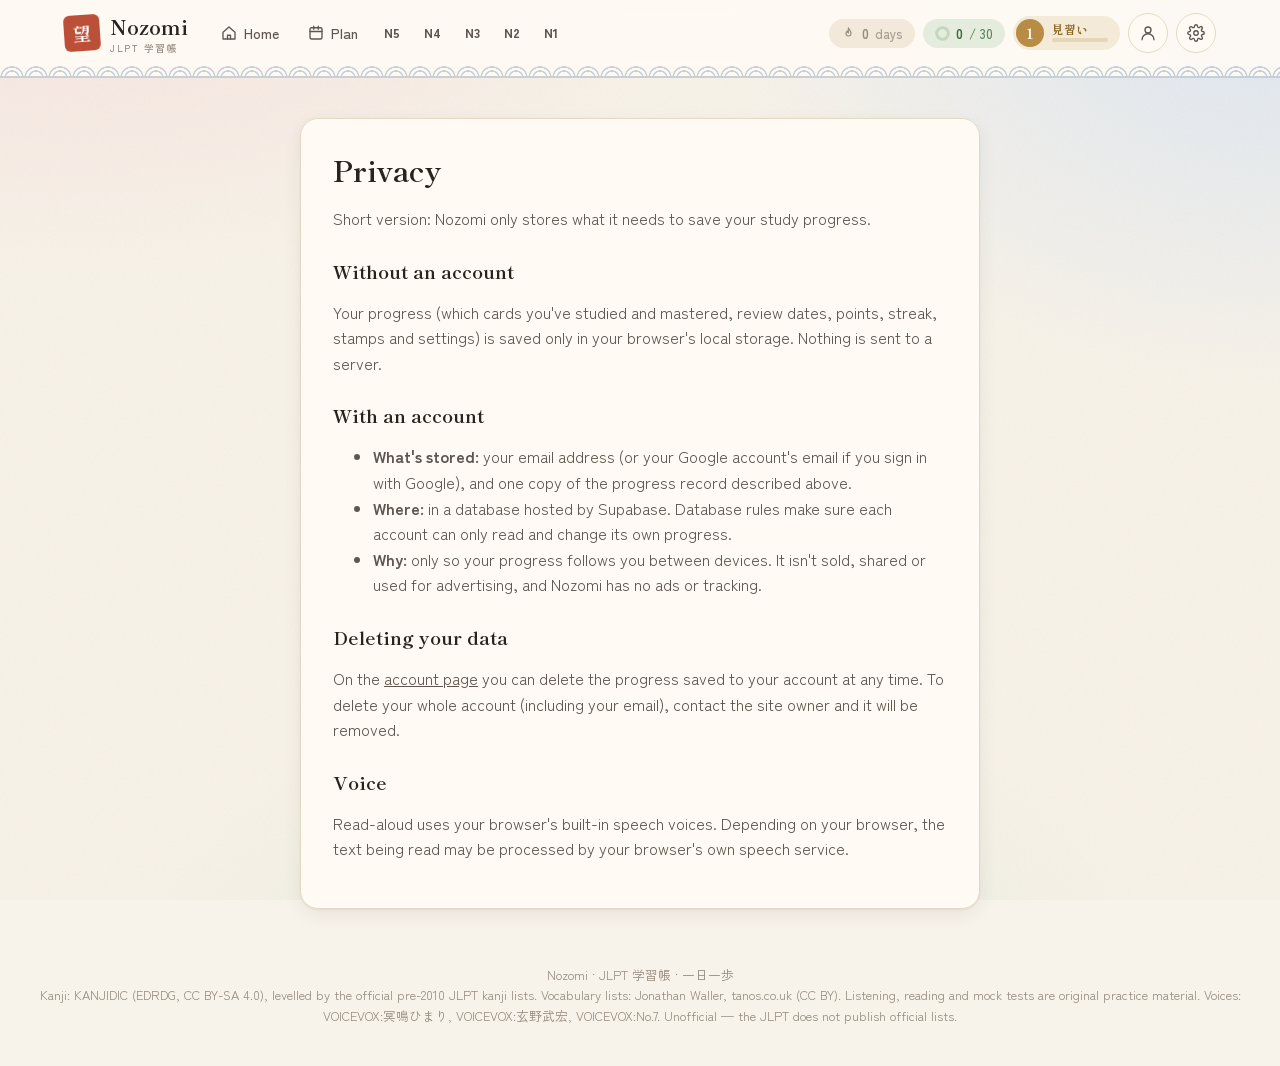
<file: privacy.html>
<!DOCTYPE html>
<html lang="en">
<head>
<meta charset="UTF-8">
<meta name="viewport" content="width=device-width, initial-scale=1.0">
<title>Privacy | Nozomi</title>
<script>try{var t=localStorage.getItem('shiori_theme');document.documentElement.dataset.theme=t||'light'}catch(e){document.documentElement.dataset.theme='light'}</script>
<link rel="stylesheet" href="shiori.css">
<script src="data/manifest.js"></script>
<script src="app.js"></script>
<style>
.doc { max-width: 680px; margin: 40px auto 0; padding: 30px 32px; }
.doc h1 { margin: 0 0 6px; font: 700 1.8rem var(--s-f-display); }
.doc h2 { font: 700 1.15rem var(--s-f-display); margin: 26px 0 6px; }
.doc p, .doc li { color: var(--s-ink-soft); }
</style>
</head>
<body>
<div id="top"></div>
<main class="wrap">
  <article class="panel doc">
    <h1>Privacy</h1>
    <p class="muted">Short version: Nozomi only stores what it needs to save your study progress.</p>

    <h2>Without an account</h2>
    <p>Your progress (which cards you've studied and mastered, review dates, points, streak, stamps and settings) is saved only in your browser's local storage. Nothing is sent to a server.</p>

    <h2>With an account</h2>
    <ul>
      <li><b>What's stored:</b> your email address (or your Google account's email if you sign in with Google), and one copy of the progress record described above.</li>
      <li><b>Where:</b> in a database hosted by Supabase. Database rules make sure each account can only read and change its own progress.</li>
      <li><b>Why:</b> only so your progress follows you between devices. It isn't sold, shared or used for advertising, and Nozomi has no ads or tracking.</li>
    </ul>

    <h2>Deleting your data</h2>
    <p>On the <a href="account.html" style="text-decoration:underline">account page</a> you can delete the progress saved to your account at any time. To delete your whole account (including your email), contact the site owner and it will be removed.</p>

    <h2>Voice</h2>
    <p>Read-aloud uses your browser's built-in speech voices. Depending on your browser, the text being read may be processed by your browser's own speech service.</p>
  </article>
</main>
<div id="foot"></div>
<script>Shiori.mount('privacy');</script>
</body>
</html>
</file>
<file: shiori.css>
/* =========================================================
   Shiori · shared styles — washi paper, indigo, matcha, vermilion
   Light by default; dark via system setting or the top-bar toggle.
   ========================================================= */
@import url('https://fonts.googleapis.com/css2?family=Shippori+Mincho:wght@500;700;800&family=Zen+Kaku+Gothic+New:wght@400;500;700&display=swap');

:root {
  --s-paper:#F8F3EA; --s-card:#FFFBF4; --s-card2:#F2E9DA; --s-line:#E5D8C3; --s-line2:#E6D2CF;
  --s-ink:#27231F; --s-ink-soft:#5F574F; --s-ink-faint:#958B7F;
  --s-ai:#3A6190; --s-ai-deep:#2A4A6F; --s-ai-soft:#E1E8F1; --s-blue-deep:#C6D5E8;
  --s-matcha:#5E8A55; --s-matcha-soft:#E4ECDD; --s-matcha-line:#C3D8B8; --s-matcha-text:#3F6B3A;
  --s-shu:#BC4F38; --s-shu-soft:#F5E2DB; --s-shu-line:#E8B9AD; --s-shu-text:#9A3324;
  --s-kin:#B88C45; --s-kin-soft:#F3EAD8; --s-kin-text:#8A6420;
  --s-fuji:#7D67A0; --s-fuji-soft:#ECE7F3; --s-lav-deep:#D8CDE8; --s-fuji-text:#5E4A85;
  --s-sakura:#C07885; --s-sakura-soft:#F6E7E9; --s-sakura-text:#A8445A;
  --s-on:#FFFFFF;
  --s-wash: radial-gradient(1100px 600px at 5% -10%, #F6E1E0 0%, transparent 60%),
            radial-gradient(1000px 700px at 100% 0%, #DEE7F2 0%, transparent 55%),
            radial-gradient(900px 600px at 50% 115%, #E3ECDB 0%, transparent 60%);
  --s-sky: linear-gradient(165deg, #F8EADF 0%, #F2E2E1 32%, #E7E6F1 66%, #DCE5F0 100%);
  --s-mtn-far:#A6B6CB; --s-mtn-mid:#7E95B4; --s-mtn-near:#4D6A91; --s-snow:#FBF8F2; --s-sun:#C8553D;
  --s-grain-op:.5; --s-head-bg: rgba(255,251,244,.9); --s-overlay: rgba(46,42,40,.42);
  --s-shadow: 0 1px 2px rgba(46,42,40,.06), 0 6px 18px rgba(46,42,40,.07);
  --s-shadow-lift: 0 2px 4px rgba(46,42,40,.08), 0 14px 32px rgba(46,42,40,.11);
  --s-f-display:'Shippori Mincho', serif;
  --s-f-ui:'Zen Kaku Gothic New', system-ui, sans-serif;
}
@media (prefers-color-scheme: dark) { :root:not([data-theme="light"]) {
  --s-paper:#18171D; --s-card:#211F26; --s-card2:#2A2830; --s-line:#37343E; --s-line2:#4A3B44;
  --s-ink:#EFE8DD; --s-ink-soft:#BBB2A6; --s-ink-faint:#8A8277;
  --s-ai:#8AAAD0; --s-ai-deep:#A9C2E0; --s-ai-soft:#25324A; --s-blue-deep:#33476A;
  --s-matcha:#95BC87; --s-matcha-soft:#263326; --s-matcha-line:#3D5E48; --s-matcha-text:#A9D1B5;
  --s-shu:#E58A70; --s-shu-soft:#3B2924; --s-shu-line:#6E3540; --s-shu-text:#F0A49A;
  --s-kin:#D9B26E; --s-kin-soft:#383023; --s-kin-text:#E3C27E;
  --s-fuji:#B4A0D6; --s-fuji-soft:#2E2A3C; --s-lav-deep:#463E5C; --s-fuji-text:#C6B3EA;
  --s-sakura:#E3A1AC; --s-sakura-soft:#3A2A2F; --s-sakura-text:#E79AB5;
  --s-on:#17161B;
  --s-wash: radial-gradient(1100px 600px at 5% -10%, rgba(120,80,110,.22) 0%, transparent 60%),
            radial-gradient(1000px 700px at 100% 0%, rgba(60,90,140,.22) 0%, transparent 55%),
            radial-gradient(900px 600px at 50% 115%, rgba(70,100,80,.16) 0%, transparent 60%);
  --s-sky: linear-gradient(165deg, #33293A 0%, #2A2A40 45%, #222D42 100%);
  --s-mtn-far:#3D4C66; --s-mtn-mid:#4D6488; --s-mtn-near:#202F48; --s-snow:#ECE6DC; --s-sun:#E58A70;
  --s-grain-op:.2; --s-head-bg: rgba(33,31,38,.9); --s-overlay: rgba(8,8,12,.6);
  --s-shadow: 0 1px 2px rgba(0,0,0,.3), 0 6px 18px rgba(0,0,0,.25);
  --s-shadow-lift: 0 2px 4px rgba(0,0,0,.35), 0 14px 32px rgba(0,0,0,.35);
} }
:root[data-theme="dark"] {
  --s-paper:#18171D; --s-card:#211F26; --s-card2:#2A2830; --s-line:#37343E; --s-line2:#4A3B44;
  --s-ink:#EFE8DD; --s-ink-soft:#BBB2A6; --s-ink-faint:#8A8277;
  --s-ai:#8AAAD0; --s-ai-deep:#A9C2E0; --s-ai-soft:#25324A; --s-blue-deep:#33476A;
  --s-matcha:#95BC87; --s-matcha-soft:#263326; --s-matcha-line:#3D5E48; --s-matcha-text:#A9D1B5;
  --s-shu:#E58A70; --s-shu-soft:#3B2924; --s-shu-line:#6E3540; --s-shu-text:#F0A49A;
  --s-kin:#D9B26E; --s-kin-soft:#383023; --s-kin-text:#E3C27E;
  --s-fuji:#B4A0D6; --s-fuji-soft:#2E2A3C; --s-lav-deep:#463E5C; --s-fuji-text:#C6B3EA;
  --s-sakura:#E3A1AC; --s-sakura-soft:#3A2A2F; --s-sakura-text:#E79AB5;
  --s-on:#17161B;
  --s-wash: radial-gradient(1100px 600px at 5% -10%, rgba(120,80,110,.22) 0%, transparent 60%),
            radial-gradient(1000px 700px at 100% 0%, rgba(60,90,140,.22) 0%, transparent 55%),
            radial-gradient(900px 600px at 50% 115%, rgba(70,100,80,.16) 0%, transparent 60%);
  --s-sky: linear-gradient(165deg, #33293A 0%, #2A2A40 45%, #222D42 100%);
  --s-mtn-far:#3D4C66; --s-mtn-mid:#4D6488; --s-mtn-near:#202F48; --s-snow:#ECE6DC; --s-sun:#E58A70;
  --s-grain-op:.2; --s-head-bg: rgba(33,31,38,.9); --s-overlay: rgba(8,8,12,.6);
  --s-shadow: 0 1px 2px rgba(0,0,0,.3), 0 6px 18px rgba(0,0,0,.25);
  --s-shadow-lift: 0 2px 4px rgba(0,0,0,.35), 0 14px 32px rgba(0,0,0,.35);
}

:root[data-theme="dark"] { color-scheme: dark; }
@media (prefers-color-scheme: dark) { :root:not([data-theme="light"]) { color-scheme: dark; } }

/* ---------- base ---------- */
* { box-sizing: border-box; }
html, body { margin: 0; }
body {
  background: var(--s-wash), var(--s-paper); background-attachment: fixed; color: var(--s-ink);
  font-family: var(--s-f-ui); line-height: 1.6; -webkit-font-smoothing: antialiased; min-height: 100vh;
}
body::before {
  content: ""; position: fixed; inset: 0; pointer-events: none; z-index: 0; opacity: var(--s-grain-op);
  background-image: url("data:image/svg+xml;utf8,<svg xmlns='http://www.w3.org/2000/svg' width='180' height='180'><filter id='n'><feTurbulence type='fractalNoise' baseFrequency='.85' numOctaves='3' stitchTiles='stitch'/><feColorMatrix values='0 0 0 0 .35 0 0 0 0 .28 0 0 0 0 .2 0 0 0 .09 0'/></filter><rect width='100%' height='100%' filter='url(%23n)'/></svg>");
}
main, footer { position: relative; z-index: 1; }
a { color: inherit; text-decoration: none; }
button { font: inherit; color: inherit; }
::selection { background: var(--s-ai); color: var(--s-on); }
.wrap { max-width: 1080px; margin: 0 auto; padding: 0 24px; }
.jp { font-family: var(--s-f-display); }
svg.i { width: 18px; height: 18px; stroke: currentColor; fill: none; stroke-width: 1.8; stroke-linecap: round; stroke-linejoin: round; flex: none; }
.panel { background: var(--s-card); border: 1px solid var(--s-line); border-radius: 18px; box-shadow: var(--s-shadow); }
.muted { color: var(--s-ink-faint); }
[hidden] { display: none !important; }

/* furigana: readable on every screen */
ruby { ruby-position: over; }
rt { font-size: .62em; color: var(--s-ink-soft); font-family: var(--s-f-ui); font-weight: 500; letter-spacing: .02em; user-select: none; }
.no-furi rt { visibility: hidden; }

/* ---------- buttons ---------- */
.btn { display: inline-flex; align-items: center; justify-content: center; gap: 8px; font: 700 .95rem var(--s-f-ui); padding: 12px 22px; min-height: 46px; border-radius: 100px; border: 1px solid var(--s-line); background: var(--s-card); color: var(--s-ink); cursor: pointer; transition: transform .12s ease, background .15s ease, box-shadow .15s ease; text-align: center; }
.btn:hover { background: var(--s-card2); }
.btn:active { transform: translateY(2px); }
.btn-primary { background: var(--s-ai); border-color: transparent; color: var(--s-on); box-shadow: 0 4px 0 var(--s-ai-deep); }
.btn-primary:hover { background: var(--s-ai); filter: brightness(1.06); }
.btn-primary:active { box-shadow: 0 1px 0 var(--s-ai-deep); transform: translateY(3px); }
:root[data-theme="dark"] .btn-primary { box-shadow: 0 4px 0 #5D7FA8; }
@media (prefers-color-scheme: dark) { :root:not([data-theme="light"]) .btn-primary { box-shadow: 0 4px 0 #5D7FA8; } }
.btn-small { padding: 7px 14px; min-height: 36px; font-size: .85rem; }
.icon-btn { width: 40px; height: 40px; border-radius: 50%; border: 1px solid var(--s-line); background: var(--s-card); color: var(--s-ink-soft); display: inline-grid; place-items: center; cursor: pointer; flex: none; }
.icon-btn:hover { color: var(--s-ink); background: var(--s-card2); }
.icon-btn.speaking { color: var(--s-ai); border-color: var(--s-ai); }
.icon-btn[disabled] { opacity: .35; cursor: not-allowed; }

/* ---------- top bar ---------- */
.sh-head { position: sticky; top: 0; z-index: 50; background: var(--s-head-bg); backdrop-filter: blur(10px); -webkit-backdrop-filter: blur(10px); }
.sh-head .sh-wrap { max-width: 1200px; margin: 0 auto; padding: 0 24px; height: 66px; display: flex; align-items: center; gap: 20px; }
.sh-logo { display: flex; align-items: center; gap: 10px; flex: none; }
.sh-seal { width: 36px; height: 36px; border-radius: 6px; background: var(--s-shu); color: var(--s-on); display: grid; place-items: center; font: 800 1.15rem var(--s-f-display); transform: rotate(-4deg); }
.sh-word { display: flex; flex-direction: column; line-height: 1.05; font: 700 1.25rem var(--s-f-display); }
.sh-word small { font: 500 .6rem var(--s-f-ui); letter-spacing: .18em; color: var(--s-ink-faint); }
.sh-nav { display: flex; gap: 4px; align-items: center; }
.sh-nav a { display: flex; align-items: center; gap: 6px; padding: 7px 12px; border-radius: 100px; font-size: .9rem; font-weight: 500; color: var(--s-ink-soft); transition: background .15s ease, color .15s ease; }
.sh-nav a:hover { background: var(--s-card2); color: var(--s-ink); }
.sh-nav a.active { background: var(--s-ai-soft); color: var(--s-ai-deep); font-weight: 700; }
.sh-nav .lvl { font: 800 .8rem var(--s-f-ui); padding: 7px 10px; }
.sh-stats { margin-left: auto; display: flex; gap: 8px; align-items: center; }
.sh-chip { display: flex; align-items: center; gap: 6px; padding: 5px 12px; border-radius: 100px; font: 700 .82rem var(--s-f-ui); white-space: nowrap; }
.sh-chip svg { width: 15px; height: 15px; stroke: currentColor; fill: none; stroke-width: 1.8; stroke-linecap: round; stroke-linejoin: round; }
.sh-chip.today { background: var(--s-kin-soft); color: var(--s-kin-text); }
.sh-chip.mastered { background: var(--s-matcha-soft); color: var(--s-matcha-text); }
.sh-chip span { font-weight: 500; opacity: .8; }
.theme-btn .sun { display: none; }
:root[data-theme="dark"] .theme-btn .sun { display: block; } :root[data-theme="dark"] .theme-btn .moon { display: none; }
@media (prefers-color-scheme: dark) { :root:not([data-theme="light"]) .theme-btn .sun { display: block; } :root:not([data-theme="light"]) .theme-btn .moon { display: none; } }
.sh-wave { height: 12px; border-bottom: 2px solid var(--s-ai); opacity: .28;
  background: radial-gradient(circle at 50% 100%, transparent 6px, var(--s-ai) 6.5px, var(--s-ai) 7.5px, transparent 8px, transparent 10px, var(--s-ai) 10.5px, var(--s-ai) 11.5px, transparent 12px) 0 0 / 24px 12px; }

/* ---------- study bar ---------- */
.sb { position: relative; z-index: 6; background: color-mix(in srgb, var(--s-card) 55%, transparent); border-bottom: 1px solid var(--s-line); }
.sb-wrap { max-width: 1200px; margin: 0 auto; padding: 10px 24px; display: flex; align-items: center; gap: 12px; }
.sb-level { display: flex; align-items: center; gap: 8px; padding: 5px 14px 5px 5px; border-radius: 100px; border: 1px solid var(--s-line); background: var(--s-card); color: var(--s-ink-soft); font-size: .86rem; font-weight: 700; flex: none; }
.sb-level b { font: 800 .72rem var(--s-f-ui); padding: 5px 8px; border-radius: 100px; background: var(--s-ai); color: var(--s-on); }
.sb-level:hover { border-color: var(--s-ai); color: var(--s-ink); }
.sb-level.on { border-color: var(--s-ai); color: var(--s-ai-deep); background: var(--s-ai-soft); }
.sb-decks { display: flex; gap: 2px; overflow-x: auto; scrollbar-width: none; }
.sb-decks::-webkit-scrollbar { display: none; }
.sb-decks a { display: flex; align-items: center; gap: 6px; padding: 7px 14px; border-radius: 100px; font-size: .9rem; font-weight: 500; color: var(--s-ink-soft); white-space: nowrap; }
.sb-decks a .jp { font-size: .8rem; opacity: .7; }
.sb-decks a:hover { background: var(--s-card2); color: var(--s-ink); }
.sb-decks a.on { background: var(--s-ink); color: var(--s-paper); font-weight: 700; }

/* ---------- section titles ---------- */
.section-title { font: 700 1.35rem var(--s-f-display); margin: 44px 0 16px; display: flex; align-items: baseline; gap: 12px; }
.section-title::before { content: ""; width: 8px; height: 8px; background: var(--s-shu); transform: rotate(45deg) translateY(-3px); flex: none; align-self: center; }
.section-title small { font: 500 .85rem var(--s-f-ui); color: var(--s-ink-faint); }
.page-head { margin: 34px 0 22px; display: flex; align-items: center; gap: 18px; flex-wrap: wrap; }
.page-head h1 { margin: 0; font: 700 2rem/1.25 var(--s-f-display); }
.page-head p { margin: 4px 0 0; color: var(--s-ink-soft); }
.badge-lv { width: 72px; height: 72px; border-radius: 18px; display: grid; place-items: center; font: 800 1.7rem var(--s-f-display); background: var(--s-ai-soft); color: var(--s-ai-deep); flex: none; }

/* ---------- progress ---------- */
.bar { height: 6px; border-radius: 6px; background: var(--s-card2); overflow: hidden; }
.bar i { display: block; height: 100%; width: 0; border-radius: 6px; background: var(--s-matcha); transition: width .8s cubic-bezier(.2,.7,.2,1); }
.ring { --p: 0; width: 46px; height: 46px; border-radius: 50%; flex: none; display: grid; place-items: center;
  background: conic-gradient(var(--s-matcha) calc(var(--p) * 1%), var(--s-card2) 0); }
.ring::before { content: attr(data-label); width: 36px; height: 36px; border-radius: 50%; background: var(--s-card); display: grid; place-items: center; font: 700 .72rem var(--s-f-ui); color: var(--s-ink-soft); }

/* deck colours */
.d-grammar { --c: var(--s-kin); --cs: var(--s-kin-soft); --ct: var(--s-kin-text); }
.d-kanji { --c: var(--s-ai); --cs: var(--s-ai-soft); --ct: var(--s-ai-deep); }
.d-vocab { --c: var(--s-matcha); --cs: var(--s-matcha-soft); --ct: var(--s-matcha-text); }
.deck-ic { width: 44px; height: 44px; border-radius: 12px; display: grid; place-items: center; background: var(--cs); color: var(--c); flex: none; }
.deck-ic svg { width: 22px; height: 22px; stroke: currentColor; fill: none; stroke-width: 1.8; stroke-linecap: round; stroke-linejoin: round; }

/* seals (results, completed sets) */
.seal { width: 86px; height: 86px; border-radius: 50%; display: grid; place-items: center; font: 800 2.3rem/1 var(--s-f-display); color: var(--s-shu);
  border: 3px solid var(--s-shu); box-shadow: inset 0 0 0 5px var(--s-card), inset 0 0 0 7px var(--s-shu); transform: rotate(-8deg); }
.seal.small { width: 34px; height: 34px; font-size: .95rem; border-width: 2px; box-shadow: inset 0 0 0 2px var(--s-card), inset 0 0 0 3.5px var(--s-shu); }
.seal.press { animation: press .5s cubic-bezier(.2,1.6,.4,1) both; }
@keyframes press { from { transform: scale(1.6) rotate(-20deg); opacity: 0; } to { transform: rotate(-8deg); opacity: 1; } }

/* ---------- study page ---------- */
.study-head { display: flex; align-items: center; gap: 14px; margin: 26px 0 18px; flex-wrap: wrap; }
.study-head h1 { margin: 0; font: 700 1.6rem var(--s-f-display); }
.study-head .set-nav { display: flex; gap: 6px; }
.modes { margin-left: auto; display: flex; padding: 3px; border-radius: 100px; background: var(--s-card2); border: 1px solid var(--s-line); }
.modes a { padding: 8px 16px; border-radius: 100px; font-size: .9rem; font-weight: 500; color: var(--s-ink-soft); white-space: nowrap; }
.modes a.on { background: var(--s-card); color: var(--s-ai-deep); font-weight: 700; box-shadow: var(--s-shadow); }
.toolbar { display: flex; gap: 8px; align-items: center; flex-wrap: wrap; margin-bottom: 16px; }
.toggle { display: inline-flex; align-items: center; gap: 8px; padding: 6px 14px; border-radius: 100px; border: 1px solid var(--s-line); background: var(--s-card); font-size: .85rem; cursor: pointer; }
.toggle .sw { width: 30px; height: 18px; border-radius: 10px; background: var(--s-line); position: relative; transition: background .15s; }
.toggle .sw::after { content: ""; position: absolute; top: 2px; left: 2px; width: 14px; height: 14px; border-radius: 50%; background: var(--s-card); transition: left .15s; }
.toggle[aria-pressed="true"] .sw { background: var(--s-ai); }
.toggle[aria-pressed="true"] .sw::after { left: 14px; }

/* list mode */
.items { display: grid; gap: 12px; }
.item { display: grid; grid-template-columns: auto 1fr auto; gap: 18px; align-items: center; padding: 16px 20px; }
.item .glyph { font: 700 2.6rem/1 var(--s-f-display); min-width: 64px; text-align: center; }
.item .word { font: 700 1.55rem/1.3 var(--s-f-display); }
.item .reading { font-size: 1.05rem; color: var(--s-ai-deep); font-weight: 700; }
.item .meaning { font-size: 1rem; color: var(--s-ink-soft); margin-top: 2px; }
.item .read-row { display: flex; gap: 14px; flex-wrap: wrap; font-size: .95rem; }
.item .read-row span b { font-size: .7rem; letter-spacing: .08em; color: var(--s-ink-faint); margin-right: 6px; font-weight: 700; }
.item .side { display: flex; align-items: center; gap: 8px; }
.item.mastered { border-color: var(--s-matcha-line); }
.mast-tag { font-size: .72rem; font-weight: 700; padding: 3px 10px; border-radius: 100px; background: var(--s-matcha-soft); color: var(--s-matcha-text); }
.ex-words { display: flex; gap: 8px; flex-wrap: wrap; margin-top: 8px; }
.ex-words span { font-size: .9rem; padding: 4px 10px; border-radius: 10px; background: var(--s-card2); }
.ex-words span b { font-family: var(--s-f-display); font-size: 1.05rem; margin-right: 4px; }

/* grammar */
.g-item { padding: 22px 24px; display: block; }
.g-top { display: flex; align-items: flex-start; gap: 14px; }
.g-pattern { font: 700 1.6rem/1.6 var(--s-f-display); }
.g-meaning { font-size: 1.05rem; font-weight: 700; color: var(--s-ink); }
.g-form { display: inline-block; margin-top: 8px; font-size: .9rem; padding: 4px 12px; border-radius: 10px; background: var(--s-kin-soft); color: var(--s-kin-text); }
.g-note { margin-top: 8px; font-size: .92rem; color: var(--s-ink-soft); }
.examples { margin-top: 14px; display: grid; gap: 12px; }
.ex { display: grid; grid-template-columns: 1fr auto; gap: 12px; align-items: center; padding: 12px 16px; border-radius: 14px; background: var(--s-card2); }
.ex .ja { font: 500 1.3rem/2.1 var(--s-f-display); }
.ex .en { font-size: .95rem; color: var(--s-ink-soft); line-height: 1.4; }

/* flashcards */
.fc-stage { max-width: 640px; margin: 0 auto; }
.fc-progress { display: flex; align-items: center; gap: 12px; margin-bottom: 14px; font-size: .9rem; color: var(--s-ink-faint); }
.fc-progress .bar { flex: 1; height: 8px; }
.fc-progress .bar i { background: var(--s-ai); }
.fc {
  position: relative; width: 100%; min-height: clamp(320px, 54vh, 460px); padding: clamp(22px, 5vw, 40px);
  background: var(--s-card); border: 1px solid var(--s-line); border-radius: 26px; box-shadow: var(--s-shadow-lift);
  display: flex; flex-direction: column; align-items: center; justify-content: center; text-align: center; cursor: pointer;
}
.fc::after { content: ""; position: absolute; inset: 10px; border: 1px dashed var(--s-line); border-radius: 18px; pointer-events: none; }
.fc-tag { position: absolute; top: 20px; left: 24px; font-size: .75rem; letter-spacing: .08em; color: var(--s-ink-faint); text-transform: uppercase; }
.fc-streak { position: absolute; top: 18px; right: 22px; display: flex; gap: 5px; align-items: center; }
.fc-streak i { width: 9px; height: 9px; border-radius: 50%; background: var(--s-line); }
.fc-streak i.on { background: var(--s-matcha); }
.fc-front { font: 700 clamp(4.2rem, 17vw, 7.5rem)/1.1 var(--s-f-display); }
.fc-front.word { font-size: clamp(2.6rem, 10vw, 4.2rem); }
.fc-front.pattern { font-size: clamp(2rem, 7vw, 3rem); line-height: 1.7; }
.fc-hint { margin-top: 18px; font-size: .9rem; color: var(--s-ink-faint); }
.fc-back { width: 100%; display: grid; gap: 12px; justify-items: center; }
.fc-back .small-glyph { font: 700 clamp(2.6rem, 9vw, 3.6rem)/1.1 var(--s-f-display); }
.fc-back .big-reading { font-size: clamp(1.4rem, 5vw, 1.8rem); font-weight: 700; color: var(--s-ai-deep); }
.fc-back .big-meaning { font: 700 clamp(1.15rem, 4vw, 1.45rem)/1.4 var(--s-f-display); }
.fc-back .reads { display: flex; gap: 10px; flex-wrap: wrap; justify-content: center; }
.fc-back .reads span { padding: 6px 14px; border-radius: 12px; background: var(--s-card2); font-size: 1.05rem; }
.fc-back .reads b { font-size: .7rem; letter-spacing: .08em; color: var(--s-ink-faint); margin-right: 8px; }
.fc-back .ex { width: 100%; text-align: left; }
.fc-speak { position: absolute; bottom: 18px; right: 20px; z-index: 2; }
.grade { display: grid; grid-template-columns: 1fr 1fr; gap: 12px; margin-top: 16px; }
.grade .btn { min-height: 56px; font-size: 1rem; }
.btn-no { background: var(--s-shu-soft); border-color: var(--s-shu-line); color: var(--s-shu-text); }
.btn-no:hover { background: var(--s-shu-soft); filter: brightness(.97); }
.btn-yes { background: var(--s-matcha); border-color: transparent; color: var(--s-on); }
.btn-yes:hover { background: var(--s-matcha); filter: brightness(1.06); }
.keys { text-align: center; margin-top: 12px; font-size: .8rem; color: var(--s-ink-faint); }
kbd { font: 600 .75rem var(--s-f-ui); padding: 1px 7px; border-radius: 5px; border: 1px solid var(--s-line); background: var(--s-card2); }

/* quiz */
.quiz-q { text-align: center; padding: clamp(22px, 5vw, 36px); }
.quiz-q .ask { font-size: .8rem; letter-spacing: .08em; text-transform: uppercase; color: var(--s-ink-faint); }
.quiz-q .prompt { font: 700 clamp(2.2rem, 9vw, 3.6rem)/1.5 var(--s-f-display); margin: 8px 0 0; }
.quiz-q .prompt.text { font-size: clamp(1.2rem, 4.5vw, 1.5rem); line-height: 1.5; }
.quiz-q .prompt.word { font-size: clamp(2rem, 8vw, 3rem); }
.quiz-q .prompt.sentence { font-size: clamp(1.15rem, 4.2vw, 1.45rem); line-height: 2.2; text-align: left; }
.quiz-q .prompt.sentence rt { font-size: .55em; }
.blank { display: inline-block; min-width: 4.5em; margin: 0 4px; border-bottom: 2px solid var(--s-ai); text-align: center; }
.blank.filled { color: var(--s-matcha-text); background: var(--s-matcha-soft); border-color: var(--s-matcha); border-radius: 6px 6px 0 0; padding: 0 6px; }
.q-reveal { display: grid; gap: 8px; justify-items: center; margin-top: 18px; padding-top: 16px; border-top: 1px dashed var(--s-line); animation: q-in .25s ease; }
.q-reveal .big-meaning { font: 700 clamp(1.15rem, 4vw, 1.4rem)/1.4 var(--s-f-display); }
.q-reveal .big-reading { font: 700 1.2rem var(--s-f-display); color: var(--s-ai-deep); }
.q-reveal .en { color: var(--s-ink-soft); font-size: .98rem; }
.q-reveal .g-pattern { font: 700 1.15rem var(--s-f-display); }
.q-reveal .reads { display: flex; gap: 8px; flex-wrap: wrap; justify-content: center; }
.q-reveal .reads span { padding: 4px 12px; border-radius: 10px; background: var(--s-card2); }
.q-reveal .reads b { font-size: .7rem; letter-spacing: .08em; color: var(--s-ink-faint); margin-right: 6px; }
.q-reveal .ex-words { justify-content: center; }
@keyframes q-in { from { opacity: 0; transform: translateY(4px); } }
.options { display: grid; gap: 10px; margin-top: 16px; }
.opt { text-align: left; padding: 16px 20px; min-height: 58px; border-radius: 16px; border: 1px solid var(--s-line); background: var(--s-card); cursor: pointer; font-size: 1.05rem; transition: border-color .15s, background .15s; }
.opt:hover { border-color: var(--s-ai); }
.opt.jp { font: 700 1.35rem/1.6 var(--s-f-display); }
.opt.correct { background: var(--s-matcha-soft); border-color: var(--s-matcha); color: var(--s-matcha-text); }
.opt.wrong { background: var(--s-shu-soft); border-color: var(--s-shu); color: var(--s-shu-text); }
.opt[disabled] { cursor: default; }
.feedback { min-height: 28px; text-align: center; margin-top: 12px; font-weight: 700; }

/* results */
.result { text-align: center; padding: 34px 24px; display: grid; gap: 12px; justify-items: center; }
.result h2 { margin: 6px 0 0; font: 700 1.6rem var(--s-f-display); }
.stats { display: grid; grid-template-columns: repeat(3, 1fr); gap: 10px; width: 100%; max-width: 440px; margin: 8px 0; }
.stats div { padding: 10px; border-radius: 14px; background: var(--s-card2); }
.stats b { display: block; font: 700 1.5rem var(--s-f-display); }
.stats span { font-size: .78rem; color: var(--s-ink-faint); }
.result .actions { display: flex; gap: 10px; flex-wrap: wrap; justify-content: center; }

/* sets grid */
.sets { display: grid; grid-template-columns: repeat(auto-fill, minmax(220px, 1fr)); gap: 14px; }
.set { padding: 18px; display: grid; gap: 10px; transition: transform .15s ease, box-shadow .15s ease; position: relative; }
.set:hover { transform: translateY(-2px); box-shadow: var(--s-shadow-lift); }
.set-top { display: flex; align-items: center; justify-content: space-between; gap: 10px; }
.set h3 { margin: 0; font: 700 1.1rem var(--s-f-display); }
.set .sub { font-size: .8rem; color: var(--s-ink-faint); }
.set .peek { font: 700 1.15rem/1.4 var(--s-f-display); color: var(--s-ink-soft); white-space: nowrap; overflow: hidden; text-overflow: ellipsis; }
.set.done { border-color: var(--s-matcha-line); }
.set .seal.small { position: absolute; top: -10px; right: -8px; background: var(--s-card); }

.search { display: flex; align-items: center; gap: 8px; padding: 10px 16px; border-radius: 100px; background: var(--s-card); border: 1px solid var(--s-line); max-width: 420px; color: var(--s-ink-faint); }
.search input { border: none; background: none; outline: none; font: 500 1rem var(--s-f-ui); color: var(--s-ink); width: 100%; }
.search:focus-within { border-color: var(--s-ai); box-shadow: 0 0 0 3px var(--s-ai-soft); }
.search-results { margin-top: 14px; display: grid; gap: 8px; }
.search-results a { display: flex; align-items: center; gap: 14px; padding: 10px 16px; }
.search-results a b { font: 700 1.3rem var(--s-f-display); }

.site-footer { text-align: center; padding: 56px 20px 40px; font-size: .8rem; color: var(--s-ink-faint); }
.site-footer a { text-decoration: underline; text-underline-offset: 3px; }
.empty { padding: 40px; text-align: center; color: var(--s-ink-faint); }

/* ---------- responsive ---------- */
@media (max-width: 1000px) {
  .sh-stats .sh-chip.today span, .sh-stats .sh-chip.mastered span { display: none; }
}
@media (max-width: 820px) {
  .sh-head .sh-wrap { height: auto; padding: 10px 16px; flex-wrap: wrap; gap: 8px; }
  .sh-nav { order: 3; width: 100%; justify-content: space-between; overflow-x: auto; }
  .sh-nav a { padding: 7px 10px; }
  .sb-wrap { padding: 8px 16px; flex-wrap: wrap; }
  .wrap { padding: 0 16px; }
  .modes { margin-left: 0; width: 100%; }
  .modes a { flex: 1; text-align: center; }
  .item { grid-template-columns: auto 1fr; padding: 14px 16px; gap: 14px; }
  .item .side { grid-column: 1 / -1; justify-content: flex-end; }
  .ex .ja { font-size: 1.22rem; }
  rt { font-size: .66em; }
  .page-head h1 { font-size: 1.6rem; }
}
@media (max-width: 420px) {
  .sh-chip.today { display: none; }
  .grade { gap: 8px; }
}
@media (prefers-reduced-motion: reduce) { *, *::before, *::after { animation: none !important; transition: none !important; } }
.no-furi .furi-line, .no-furi .read-row { visibility: hidden; }

/* =========================================================
   Game layer
   ========================================================= */
.sh-game { display: flex; gap: 8px; align-items: center; }
.sh-chip.due { background: var(--s-ai-soft); color: var(--s-ai-deep); }
.sh-chip.due:hover { filter: brightness(.97); }
.sh-chip.streak { background: var(--s-card2); color: var(--s-ink-faint); }
.sh-chip.streak.lit { background: var(--s-shu-soft); color: var(--s-shu-text); }
.sh-chip.goal { background: var(--s-matcha-soft); color: var(--s-matcha-text); }
.mini-ring { --p: 0; width: 15px; height: 15px; border-radius: 50%; display: inline-block; flex: none;
  background: conic-gradient(var(--s-matcha) calc(var(--p) * 1%), color-mix(in srgb, var(--s-matcha) 22%, transparent) 0);
  -webkit-mask: radial-gradient(circle, transparent 4px, #000 4.5px); mask: radial-gradient(circle, transparent 4px, #000 4.5px); }
.sh-level { display: flex; align-items: center; gap: 8px; padding: 3px 12px 3px 3px; border-radius: 100px; background: var(--s-kin-soft); color: var(--s-kin-text); }
.sh-level > b { width: 28px; height: 28px; border-radius: 50%; display: grid; place-items: center; background: var(--s-kin); color: var(--s-on); font: 800 .85rem var(--s-f-display); }
.sh-level > span { display: flex; flex-direction: column; gap: 3px; }
.sh-level em { font: 700 .72rem/1 var(--s-f-display); font-style: normal; }
.xp { display: block; width: 56px; height: 4px; border-radius: 4px; background: color-mix(in srgb, var(--s-kin) 22%, transparent); overflow: hidden; }
.xp i { display: block; height: 100%; background: var(--s-kin); border-radius: 4px; }
@media (max-width: 1000px) { .sh-chip.streak span, .sh-chip.goal span, .sh-level em { display: none; } .sh-level { padding-right: 3px; } .sh-level .xp { display: none; } }
@media (max-width: 520px) { .sh-chip.goal { display: none; } }

/* toasts */
.toast-box { position: fixed; right: 20px; top: 84px; z-index: 100; display: grid; gap: 10px; pointer-events: none; width: min(380px, calc(100vw - 32px)); }
.toast { display: flex; align-items: center; gap: 14px; padding: 12px 18px 12px 12px; border-radius: 18px; background: var(--s-card); border: 1px solid var(--s-line); box-shadow: var(--s-shadow-lift);
  animation: toast-in .35s cubic-bezier(.2,.8,.2,1) both; }
.toast.out { animation: toast-out .3s ease forwards; }
.toast .seal { width: 52px; height: 52px; font-size: 1.4rem; border-width: 2.5px; box-shadow: inset 0 0 0 3px var(--s-card), inset 0 0 0 5px var(--s-shu); flex: none; }
.toast.lvl .seal { color: var(--s-kin); border-color: var(--s-kin); box-shadow: inset 0 0 0 3px var(--s-card), inset 0 0 0 5px var(--s-kin); }
.toast.plain { padding: 8px 16px 8px 8px; }
.toast.plain .seal { width: 34px; height: 34px; font-size: 1rem; color: var(--s-kin); border-color: var(--s-kin); box-shadow: none; transform: none; }
.toast b { display: block; font: 700 1rem var(--s-f-display); }
.toast span:not(.seal) { font-size: .85rem; color: var(--s-ink-soft); }
@keyframes toast-in { from { opacity: 0; transform: translateX(24px); } }
@keyframes toast-out { to { opacity: 0; transform: translateX(24px); } }
@media (max-width: 820px) { .toast-box { right: 50%; transform: translateX(50%); top: auto; bottom: 16px; } }

/* stamp book */
.stampbook { padding: 24px; display: grid; grid-template-columns: repeat(auto-fill, minmax(104px, 1fr)); gap: 22px 12px; }
.stamp { display: grid; justify-items: center; gap: 8px; text-align: center; }
.stamp .seal { width: 66px; height: 66px; font-size: 1.6rem; }
.stamp:nth-child(2n) .seal { transform: rotate(6deg); }
.stamp b { font: 700 .88rem var(--s-f-display); }
.stamp small { font-size: .74rem; color: var(--s-ink-faint); line-height: 1.3; }
.stamp.locked .seal { color: var(--s-ink-faint); border: 2px dashed var(--s-line); box-shadow: none; transform: none; opacity: .65; }
.stamp.locked b { color: var(--s-ink-faint); }

/* result screen extras */
.reward { display: flex; gap: 10px; flex-wrap: wrap; justify-content: center; }
.reward span { display: inline-flex; align-items: center; gap: 6px; padding: 6px 14px; border-radius: 100px; font-size: .88rem; font-weight: 700; }
.reward .pts { background: var(--s-kin-soft); color: var(--s-kin-text); }
.reward .gl { background: var(--s-matcha-soft); color: var(--s-matcha-text); }
.goal-line { width: 100%; max-width: 360px; display: grid; gap: 6px; font-size: .82rem; color: var(--s-ink-faint); }
.goal-line .bar i { background: var(--s-matcha); }
.pts-run { font-weight: 700; color: var(--s-kin-text); }

/* account button */
.acct-btn.signed-in { background: var(--s-ai); border-color: transparent; color: var(--s-on); }
.acct-btn.signed-in svg { display: none; }
.acct-btn.signed-in::before { content: attr(data-initial); font: 800 .95rem var(--s-f-display); }

/* settings panel (gear in the top bar) */
.settings-pop { position: fixed; top: 74px; right: max(16px, calc((100vw - 1200px) / 2 + 24px)); z-index: 120; width: min(360px, calc(100vw - 32px)); padding: 18px 20px; display: grid; gap: 4px; box-shadow: var(--s-shadow-lift); animation: q-in .18s ease; }
.sp-head { display: flex; align-items: center; justify-content: space-between; margin-bottom: 6px; }
.sp-head b { font: 700 1.1rem var(--s-f-display); }
.sp-head .icon-btn { width: 34px; height: 34px; }
.sp-row { display: flex; align-items: center; justify-content: space-between; gap: 14px; padding: 12px 0; border-top: 1px dashed var(--s-line); font-size: .92rem; font-weight: 700; }
.sp-row small { display: block; font-weight: 400; font-size: .78rem; color: var(--s-ink-faint); margin-top: 2px; }
.sp-row .toggle { padding: 6px 8px; flex: none; }
.seg { display: inline-flex; padding: 3px; border-radius: 100px; background: var(--s-card2); border: 1px solid var(--s-line); flex: none; }
.seg button { border: none; background: none; padding: 6px 12px; border-radius: 100px; font: 700 .82rem var(--s-f-ui); color: var(--s-ink-soft); cursor: pointer; }
.seg button.on { background: var(--s-card); color: var(--s-ai-deep); box-shadow: var(--s-shadow); }
@media (max-width: 820px) { .settings-pop { top: auto; bottom: 16px; right: 16px; } }

/* review-all strip on a deck page */
.review-all { display: flex; align-items: center; gap: 16px; flex-wrap: wrap; padding: 16px 20px; margin-bottom: 18px; border-left: 4px solid var(--c); }
.review-all .ra-text { flex: 1; min-width: 200px; display: grid; gap: 2px; }
.review-all .ra-text b { font: 700 1.05rem var(--s-f-display); }
.review-all .ra-text span { font-size: .88rem; color: var(--s-ink-soft); }
.review-all .ra-acts { display: flex; gap: 8px; flex-wrap: wrap; }

/* tap a word in a Japanese sentence → its meaning (tap.js) */
.tap { cursor: pointer; -webkit-tap-highlight-color: transparent; }
::highlight(tap-word) { background-color: var(--s-kin-soft); color: var(--s-kin-text); }
.word-pop { position: fixed; z-index: 130; width: min(320px, calc(100vw - 20px)); padding: 14px 16px; display: grid; gap: 8px; box-shadow: var(--s-shadow-lift); animation: q-in .15s ease; text-align: left; }
.word-pop .wp-top { display: flex; justify-content: space-between; align-items: flex-start; gap: 10px; }
.word-pop .wp-word { font: 700 1.5rem/1.2 var(--s-f-display); }
.word-pop .wp-form { font-size: .78rem; color: var(--s-ink-faint); }
.word-pop .icon-btn { width: 36px; height: 36px; }
.word-pop .wp-entry { padding-top: 8px; border-top: 1px dashed var(--s-line); display: grid; gap: 2px; }
.word-pop .wp-read { font-weight: 700; color: var(--s-ai-deep); }
.word-pop .wp-mean { font-size: .92rem; }
.word-pop .wp-tag { justify-self: start; font-size: .68rem; letter-spacing: .06em; text-transform: uppercase; color: var(--s-ink-faint); }

/* mark as mastered (list items) + whole-set / deck / level marking */
.mark-btn { display: inline-flex; align-items: center; gap: 5px; font: 700 .74rem var(--s-f-ui); padding: 5px 11px; min-height: 32px; border-radius: 100px;
  border: 1px dashed var(--s-line); background: transparent; color: var(--s-ink-faint); cursor: pointer; white-space: nowrap; transition: background .15s, color .15s; }
.mark-btn .i { width: 14px; height: 14px; }
.mark-btn:hover { color: var(--s-matcha-text); border-color: var(--s-matcha); }
.mark-btn.on { border-style: solid; border-color: var(--s-matcha-line); background: var(--s-matcha-soft); color: var(--s-matcha-text); }
.g-top .side { display: flex; align-items: center; gap: 8px; flex: none; }
.toolbar .tb-right { margin-left: auto; display: flex; gap: 8px; flex-wrap: wrap; }
.know { display: flex; align-items: center; gap: 16px; flex-wrap: wrap; padding: 16px 20px; margin-bottom: 18px; border-style: dashed; }
.know > div:first-child { flex: 1; min-width: 220px; display: grid; gap: 3px; }
.know > div:first-child > b { font: 700 1.02rem var(--s-f-display); }
.know > div:first-child > span { font-size: .88rem; color: var(--s-ink-soft); }
.know .ra-acts { display: flex; gap: 8px; flex-wrap: wrap; }
.btn.armed { background: var(--s-shu-soft); border-color: var(--s-shu-line); color: var(--s-shu-text); }
/* skim: the whole item on one card, no flipping */
.fc.skim-card { cursor: default; min-height: clamp(260px, 42vh, 400px); padding-top: 48px; padding-bottom: 56px; }
.linkish { background: none; border: none; padding: 0; font: inherit; color: var(--s-ai-deep); cursor: pointer; display: inline-flex; align-items: center; gap: 2px; }
.linkish .i { width: 14px; height: 14px; }
/* anything with data-say that isn't a button can be tapped to hear it */
span[data-say] { cursor: pointer; transition: background .15s; }
span[data-say]:hover { background: var(--s-ai-soft); }
/* plan */
.ahead { color: var(--s-matcha-text); font-weight: 700; }
.start-btn { justify-content: center; width: 100%; min-height: 50px; }
.proverb { margin: 6px 0 0 !important; font-size: .88rem; color: var(--s-ink-faint); }
.proverb .jp { color: var(--s-ink-soft); font-weight: 700; }
/* five study modes don't fit a phone: let the mode bar scroll sideways instead of widening the page */
.modes { max-width: 100%; overflow-x: auto; scrollbar-width: none; }
.modes::-webkit-scrollbar { display: none; }
@media (max-width: 480px) { .modes a { padding: 8px 11px; font-size: .85rem; flex: 1 0 auto; } }
.sh-nav { scrollbar-width: none; }
.sh-nav::-webkit-scrollbar { display: none; }
/* example words on a flashcard sit centred under the meaning */
.fc-back .ex-words { justify-content: center; }
.also-tag { font-size: .7rem; font-weight: 700; padding: 3px 9px; border-radius: 100px; background: var(--s-ai-soft); color: var(--s-ai-deep); white-space: nowrap; }
.spelled { font-size: .78rem; color: var(--s-ink-faint); letter-spacing: .02em; }
.fc-back .spelled { font-size: .9rem; }
.sb-sep { width: 1px; align-self: stretch; margin: 6px 6px; background: var(--s-line); flex: none; }

/* ---------- listening, reading, mock test ---------- */
.d-listen { --c: var(--s-fuji); --cs: var(--s-fuji-soft); --ct: var(--s-fuji-text); }
.d-read { --c: var(--s-sakura); --cs: var(--s-sakura-soft); --ct: var(--s-sakura-text); }
.d-test { --c: var(--s-shu); --cs: var(--s-shu-soft); --ct: var(--s-shu-text); }
.lr-list { display: grid; grid-template-columns: repeat(auto-fill, minmax(260px, 1fr)); gap: 10px; }
.lr-row { display: flex; align-items: center; gap: 12px; padding: 12px 16px; transition: transform .15s ease, box-shadow .15s ease; }
.lr-row:hover { transform: translateY(-2px); box-shadow: var(--s-shadow-lift); }
.lr-no { width: 30px; height: 30px; border-radius: 9px; display: grid; place-items: center; background: var(--s-card2); font-weight: 700; font-size: .85rem; flex: none; }
.lr-title { flex: 1; font-size: .92rem; }
.lr-mark { font-size: .72rem; font-weight: 700; padding: 3px 9px; border-radius: 100px; flex: none; }
.lr-mark.ok { background: var(--s-matcha-soft); color: var(--s-matcha-text); }
.lr-mark.no { background: var(--s-shu-soft); color: var(--s-shu-text); }
.lr-mark.new { background: var(--s-card2); color: var(--s-ink-faint); }
.lr-note { font-size: .82rem; margin-top: 22px; max-width: 760px; }
.ls-stage { max-width: 720px; display: grid; gap: 14px; }
.ls-top { padding: 18px 20px; display: grid; gap: 12px; }
.ls-how { font-size: .88rem; }
.ls-situation { font: 600 1.1rem/1.9 var(--s-f-display); padding: 12px 14px; border-radius: 12px; background: var(--s-card2); }
.ls-controls { display: flex; gap: 12px; align-items: center; flex-wrap: wrap; }
.ls-play { min-width: 150px; justify-content: center; }
.ls-play svg { fill: currentColor; stroke: none; }
.ls-play.on { background: var(--s-shu); }
.ls-script { padding: 14px 18px; display: grid; gap: 8px; }
.ls-line { display: grid; grid-template-columns: 30px 1fr; gap: 10px; align-items: start; padding: 6px 8px; border-radius: 10px; transition: background .2s; }
.ls-line.now { background: var(--s-ai-soft); }
.ls-line .ja { font-size: 1.02rem; line-height: 1.9; }
.ls-line .en { font-size: .85rem; color: var(--s-ink-faint); }
.ls-sp { width: 26px; height: 26px; border-radius: 50%; display: grid; place-items: center; font: 700 .78rem var(--s-f-display); margin-top: 4px; }
.sp-M { background: var(--s-ai-soft); color: var(--s-ai-deep); }
.sp-F { background: var(--s-sakura-soft); color: var(--s-sakura-text); }
.sp-N { background: var(--s-card2); color: var(--s-ink-faint); }
.ls-tools { display: flex; justify-content: flex-end; }
.ls-explain { padding: 14px 18px; font-size: .92rem; color: var(--s-ink-soft); }
.ls-next { text-align: center; }
.opt.now { border-color: var(--s-ai); box-shadow: 0 0 0 3px var(--s-ai-soft); }
/* reading */
.rd-passage { padding: clamp(18px, 4vw, 30px); font: 500 1.08rem/2.1 var(--s-f-display); white-space: pre-wrap; }
.rd-passage.info { font-family: var(--s-f-ui); font-size: .98rem; line-height: 1.9; }
.rd-q { padding: 16px 20px; display: grid; gap: 10px; }
.rd-q .qtext { font: 600 1.02rem/1.8 var(--s-f-display); }
.rd-q .options { margin: 0; }
.rd-q .why { font-size: .88rem; color: var(--s-ink-soft); }
.rd-tools { display: flex; gap: 8px; flex-wrap: wrap; align-items: center; }
.rd-en { padding: 16px 20px; font-size: .92rem; color: var(--s-ink-soft); white-space: pre-wrap; }
.deck .acts .btn { padding: 8px 14px; min-height: 40px; font-size: .88rem; }
</file>
